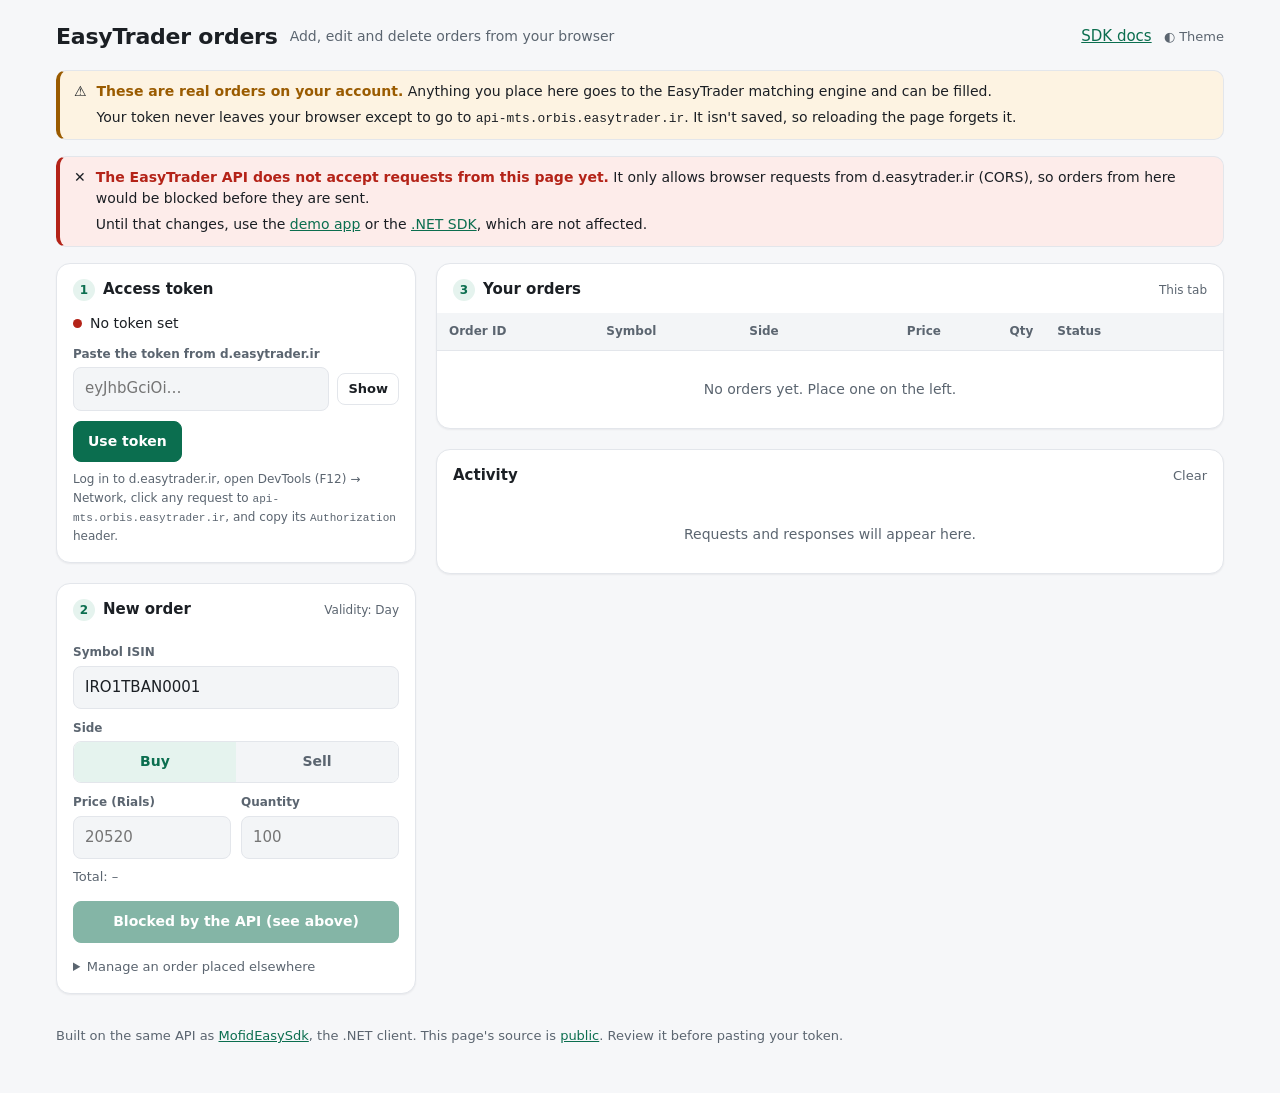
<file: docs/trade/index.html>
<!doctype html>
<html lang="en">
<head>
  <meta charset="utf-8">
  <meta name="viewport" content="width=device-width, initial-scale=1">
  <!-- Lock the page down: its scripts and styles come only from this site, and it can only talk to the EasyTrader API.
       Even injected code couldn't send the token anywhere else. -->
  <meta http-equiv="Content-Security-Policy"
        content="default-src 'none'; script-src 'self'; style-src 'self'; img-src 'self' data:; connect-src https://api-mts.orbis.easytrader.ir; base-uri 'none'; form-action 'none'">
  <meta name="referrer" content="no-referrer">
  <title>EasyTrader Orders</title>
  <link rel="stylesheet" href="trade.css">
</head>
<body>
  <div class="wrap" id="app">
    <header class="top">
      <h1>EasyTrader orders</h1>
      <span class="sub">Add, edit and delete orders from your browser</span>
      <span class="spacer"></span>
      <a href="../">SDK docs</a>
      <button class="link" id="theme-toggle" type="button" aria-label="Toggle dark mode">◐ Theme</button>
    </header>

    <div class="banner" role="note">
      <span>⚠</span>
      <div>
        <p><strong>These are real orders on your account.</strong> Anything you place here goes to the EasyTrader matching engine and can be filled.</p>
        <p>Your token never leaves your browser except to go to <code>api-mts.orbis.easytrader.ir</code>. It isn't saved, so reloading the page forgets it.</p>
      </div>
    </div>

    <div class="banner" id="api-status" role="status">
      <span>…</span><div><p>Checking whether the EasyTrader API accepts requests from this page…</p></div>
    </div>

    <div class="grid">
      <div class="col">
        <section class="card" aria-labelledby="token-title">
          <div class="head"><span class="step">1</span><h2 id="token-title">Access token</h2></div>
          <div class="body">
            <div class="token-status"><span class="dot bad" id="token-dot"></span><span id="token-text">No token set</span></div>
            <label for="token-input">Paste the token from d.easytrader.ir</label>
            <div class="inline">
              <input id="token-input" type="password" autocomplete="off" spellcheck="false" placeholder="eyJhbGciOi…">
              <button class="small" id="token-show" type="button">Show</button>
            </div>
            <div class="inline gap-top">
              <button class="primary" id="token-save" type="button">Use token</button>
              <button id="token-clear" type="button" hidden>Forget token</button>
            </div>
            <p class="note">Log in to d.easytrader.ir, open DevTools (F12) → Network, click any request to <code>api-mts.orbis.easytrader.ir</code>, and copy its <code>Authorization</code> header.</p>
          </div>
        </section>

        <section class="card" aria-labelledby="order-title">
          <div class="head"><span class="step">2</span><h2 id="order-title">New order</h2><span class="hint">Validity: Day</span></div>
          <form class="body" id="order-form" novalidate>
            <label for="isin">Symbol ISIN</label>
            <input id="isin" type="text" maxlength="12" value="IRO1TBAN0001" spellcheck="false" autocomplete="off" class="mono">

            <label>Side</label>
            <div class="segmented" role="radiogroup" aria-label="Side">
              <input type="radio" name="side" id="side-buy" value="Buy" checked><label for="side-buy">Buy</label>
              <input type="radio" name="side" id="side-sell" value="Sell"><label for="side-sell">Sell</label>
            </div>

            <div class="row">
              <div>
                <label for="price">Price (Rials)</label>
                <input id="price" type="number" min="1" step="1" inputmode="numeric" placeholder="20520">
              </div>
              <div>
                <label for="quantity">Quantity</label>
                <input id="quantity" type="number" min="1" step="1" inputmode="numeric" placeholder="100">
              </div>
            </div>
            <div class="total" id="order-total">Total: –</div>

            <button class="primary full" id="order-submit" type="submit">Place order</button>

            <details>
              <summary>Manage an order placed elsewhere</summary>
              <p class="note">Add an existing order by its ID to edit or delete it here. It uses the ISIN, side, price and quantity from the form above.</p>
              <label for="track-id">Order ID</label>
              <input id="track-id" type="text" spellcheck="false" autocomplete="off" class="mono">
              <button id="track-submit" type="button" class="gap-top">Add to list</button>
            </details>
          </form>
        </section>
      </div>

      <div class="col">
        <section class="card" aria-labelledby="orders-title">
          <div class="head"><span class="step">3</span><h2 id="orders-title">Your orders</h2><span class="hint">This tab</span></div>
          <div class="body flush">
            <div class="table-wrap">
              <table>
                <thead>
                  <tr><th>Order ID</th><th>Symbol</th><th>Side</th><th class="num">Price</th><th class="num">Qty</th><th>Status</th><th></th></tr>
                </thead>
                <tbody id="orders-body"></tbody>
              </table>
            </div>
            <div class="empty" id="orders-empty">No orders yet. Place one on the left.</div>
          </div>
        </section>

        <section class="card" aria-labelledby="log-title">
          <div class="head"><h2 id="log-title">Activity</h2><button class="link push" id="log-clear" type="button">Clear</button></div>
          <div class="body flush-log">
            <ul class="log" id="log"></ul>
            <div class="empty" id="log-empty">Requests and responses will appear here.</div>
          </div>
        </section>
      </div>
    </div>

    <footer>
      Built on the same API as <a href="https://github.com/alireza267/MofidEasySdk">MofidEasySdk</a>, the .NET client.
      This page's source is <a href="https://github.com/alireza267/MofidEasySdk/tree/main/docs/trade">public</a>. Review it before pasting your token.
    </footer>
  </div>

  <script src="trade.js"></script>
</body>
</html>
</file>
<file: docs/trade/trade.css>
:root {
  --bg: #f6f7f9;
  --surface: #ffffff;
  --surface-soft: #f3f5f7;
  --border: #e3e6eb;
  --text: #1b1f24;
  --text-muted: #5b6570;
  --accent: #0b6e4f;
  --accent-soft: #e5f3ee;
  --buy: #0b6e4f;
  --buy-soft: #e5f3ee;
  --sell: #b42318;
  --sell-soft: #fdecea;
  --warn: #9a5b00;
  --warn-soft: #fdf3e2;
  --muted-soft: #eef0f3;
  --shadow: 0 1px 2px rgba(16, 24, 40, .06);
}
@media (prefers-color-scheme: dark) {
  :root:not([data-theme="light"]) {
    --bg: #0f1216;
    --surface: #151a20;
    --surface-soft: #1b2129;
    --border: #262d36;
    --text: #e6e9ed;
    --text-muted: #9aa4af;
    --accent: #3ecf9b;
    --accent-soft: #10291f;
    --buy: #3ecf9b;
    --buy-soft: #10291f;
    --sell: #f97066;
    --sell-soft: #2c1513;
    --warn: #f0b35b;
    --warn-soft: #2a1f0f;
    --muted-soft: #1f252d;
    --shadow: none;
  }
}
:root[data-theme="dark"] {
  --bg: #0f1216;
  --surface: #151a20;
  --surface-soft: #1b2129;
  --border: #262d36;
  --text: #e6e9ed;
  --text-muted: #9aa4af;
  --accent: #3ecf9b;
  --accent-soft: #10291f;
  --buy: #3ecf9b;
  --buy-soft: #10291f;
  --sell: #f97066;
  --sell-soft: #2c1513;
  --warn: #f0b35b;
  --warn-soft: #2a1f0f;
  --muted-soft: #1f252d;
  --shadow: none;
}

* { box-sizing: border-box; }
[hidden] { display: none !important; }
body {
  margin: 0; background: var(--bg); color: var(--text);
  font: 15px/1.55 system-ui, -apple-system, "Segoe UI", Roboto, sans-serif;
}
code, .mono { font-family: ui-monospace, "Cascadia Code", Consolas, monospace; font-size: .92em; }
a { color: var(--accent); }

.wrap { max-width: 1200px; margin: 0 auto; padding: 20px 16px 48px; }
header.top { display: flex; align-items: center; gap: 12px; flex-wrap: wrap; margin-bottom: 16px; }
header.top h1 { font-size: 22px; margin: 0; letter-spacing: -.01em; }
header.top .sub { color: var(--text-muted); font-size: 14px; }
header.top .spacer { flex: 1; }

.banner {
  display: flex; gap: 10px; align-items: flex-start;
  background: var(--warn-soft); border: 1px solid var(--border); border-left: 4px solid var(--warn);
  border-radius: 10px; padding: 10px 14px; margin-bottom: 16px; font-size: 14px;
}
.banner strong { color: var(--warn); }
.banner.error { background: var(--sell-soft); border-left-color: var(--sell); }
.banner.error strong { color: var(--sell); }
.banner.ok { background: var(--accent-soft); border-left-color: var(--accent); }
.banner.ok strong { color: var(--accent); }
.banner p { margin: 0 0 4px; }
.banner p:last-child { margin-bottom: 0; }

.grid { display: grid; grid-template-columns: 360px minmax(0, 1fr); gap: 20px; align-items: start; }
.col { display: grid; gap: 20px; min-width: 0; }

.card { background: var(--surface); border: 1px solid var(--border); border-radius: 14px; box-shadow: var(--shadow); }
.card > .head { padding: 14px 16px 0; display: flex; align-items: baseline; gap: 8px; }
.card > .head h2 { font-size: 15px; margin: 0; }
.card > .head .step {
  width: 22px; height: 22px; border-radius: 50%; display: inline-grid; place-items: center; flex: none;
  background: var(--accent-soft); color: var(--accent); font-size: 12px; font-weight: 700;
}
.card > .head .hint { margin-left: auto; font-size: 12px; color: var(--text-muted); }
.card > .head .push { margin-left: auto; }
.card > .body { padding: 12px 16px 16px; }
.card > .body.flush { padding: 12px 0 0; }
.card > .body.flush-log { padding: 8px 0 0; }

label { display: block; font-size: 12px; font-weight: 600; color: var(--text-muted); margin: 10px 0 4px; }
input[type=text], input[type=password], input[type=number] {
  width: 100%; padding: 9px 11px; border-radius: 8px; border: 1px solid var(--border);
  background: var(--surface-soft); color: var(--text); font: inherit;
}
input:focus { outline: 2px solid var(--accent); outline-offset: -1px; }
.row { display: grid; grid-template-columns: 1fr 1fr; gap: 10px; }
.inline { display: flex; gap: 8px; align-items: center; }
.inline input { flex: 1; }
.gap-top { margin-top: 10px; }

button {
  font: inherit; font-weight: 600; font-size: 14px; cursor: pointer;
  padding: 9px 14px; border-radius: 8px; border: 1px solid var(--border);
  background: var(--surface); color: var(--text);
}
button:hover:not(:disabled) { border-color: var(--text-muted); }
button:disabled { opacity: .5; cursor: not-allowed; }
button.primary { background: var(--accent); border-color: var(--accent); color: var(--surface); }
button.danger { color: var(--sell); }
button.small { padding: 5px 10px; font-size: 13px; }
button.link { border: 0; background: none; padding: 0; color: var(--text-muted); font-weight: 500; font-size: 13px; }
.full { width: 100%; margin-top: 14px; }

.segmented { display: grid; grid-template-columns: 1fr 1fr; border: 1px solid var(--border); border-radius: 8px; overflow: hidden; }
.segmented input { position: absolute; opacity: 0; pointer-events: none; }
.segmented label {
  margin: 0; padding: 9px; text-align: center; cursor: pointer; font-size: 14px; color: var(--text-muted);
  background: var(--surface-soft);
}
.segmented input:focus-visible + label { outline: 2px solid var(--accent); outline-offset: -2px; }
#side-buy:checked + label { background: var(--buy-soft); color: var(--buy); }
#side-sell:checked + label { background: var(--sell-soft); color: var(--sell); }

.token-status { display: flex; align-items: center; gap: 8px; font-size: 14px; margin-bottom: 4px; }
.dot { width: 9px; height: 9px; border-radius: 50%; background: var(--text-muted); flex: none; }
.dot.ok { background: var(--accent); }
.dot.bad { background: var(--sell); }
.note { font-size: 12px; color: var(--text-muted); margin: 8px 0 0; }
.note.tight { margin: 2px 0 0; }
.note.flat { margin: 0; }
.total { font-size: 13px; color: var(--text-muted); margin-top: 8px; }
.total strong { color: var(--text); }

details summary { cursor: pointer; font-size: 13px; color: var(--text-muted); margin-top: 14px; }

.table-wrap { overflow-x: auto; }
table { width: 100%; border-collapse: collapse; font-size: 14px; }
th, td { text-align: left; padding: 9px 12px; border-bottom: 1px solid var(--border); white-space: nowrap; vertical-align: middle; }
th { font-size: 12px; color: var(--text-muted); font-weight: 600; background: var(--surface-soft); }
tbody tr:last-child td { border-bottom: 0; }
td.num { text-align: right; font-variant-numeric: tabular-nums; }
th.num { text-align: right; }
td.actions { text-align: right; }
td.actions button + button { margin-left: 6px; }
tr.inactive td { color: var(--text-muted); }
tr.edit-row td { background: var(--surface-soft); white-space: normal; }
.edit-form { display: flex; gap: 10px; align-items: flex-end; flex-wrap: wrap; }
.edit-form label { margin-top: 0; }
.edit-form input { width: 140px; }
.empty { padding: 28px 16px; text-align: center; color: var(--text-muted); font-size: 14px; }

.chip {
  display: inline-block; font-size: 12px; font-weight: 600; padding: 2px 8px; border-radius: 999px;
  background: var(--muted-soft); color: var(--text-muted);
}
.chip.live { background: var(--accent-soft); color: var(--accent); }
.chip.unknown { background: var(--warn-soft); color: var(--warn); }
.chip.rejected { background: var(--sell-soft); color: var(--sell); }
.side-buy { color: var(--buy); font-weight: 600; }
.side-sell { color: var(--sell); font-weight: 600; }

.log { list-style: none; margin: 0; padding: 0; max-height: 420px; overflow-y: auto; }
.log li { padding: 10px 16px; border-bottom: 1px solid var(--border); font-size: 13px; }
.log li:last-child { border-bottom: 0; }
.log .meta { display: flex; gap: 8px; align-items: center; flex-wrap: wrap; }
.log time { color: var(--text-muted); font-variant-numeric: tabular-nums; }
.log .msg { margin-top: 4px; overflow-wrap: anywhere; }
.log .detail { margin-top: 4px; color: var(--text-muted); overflow-wrap: anywhere; }

footer { margin-top: 32px; color: var(--text-muted); font-size: 13px; }

@media (max-width: 900px) {
  .grid { grid-template-columns: minmax(0, 1fr); }
}
</file>
